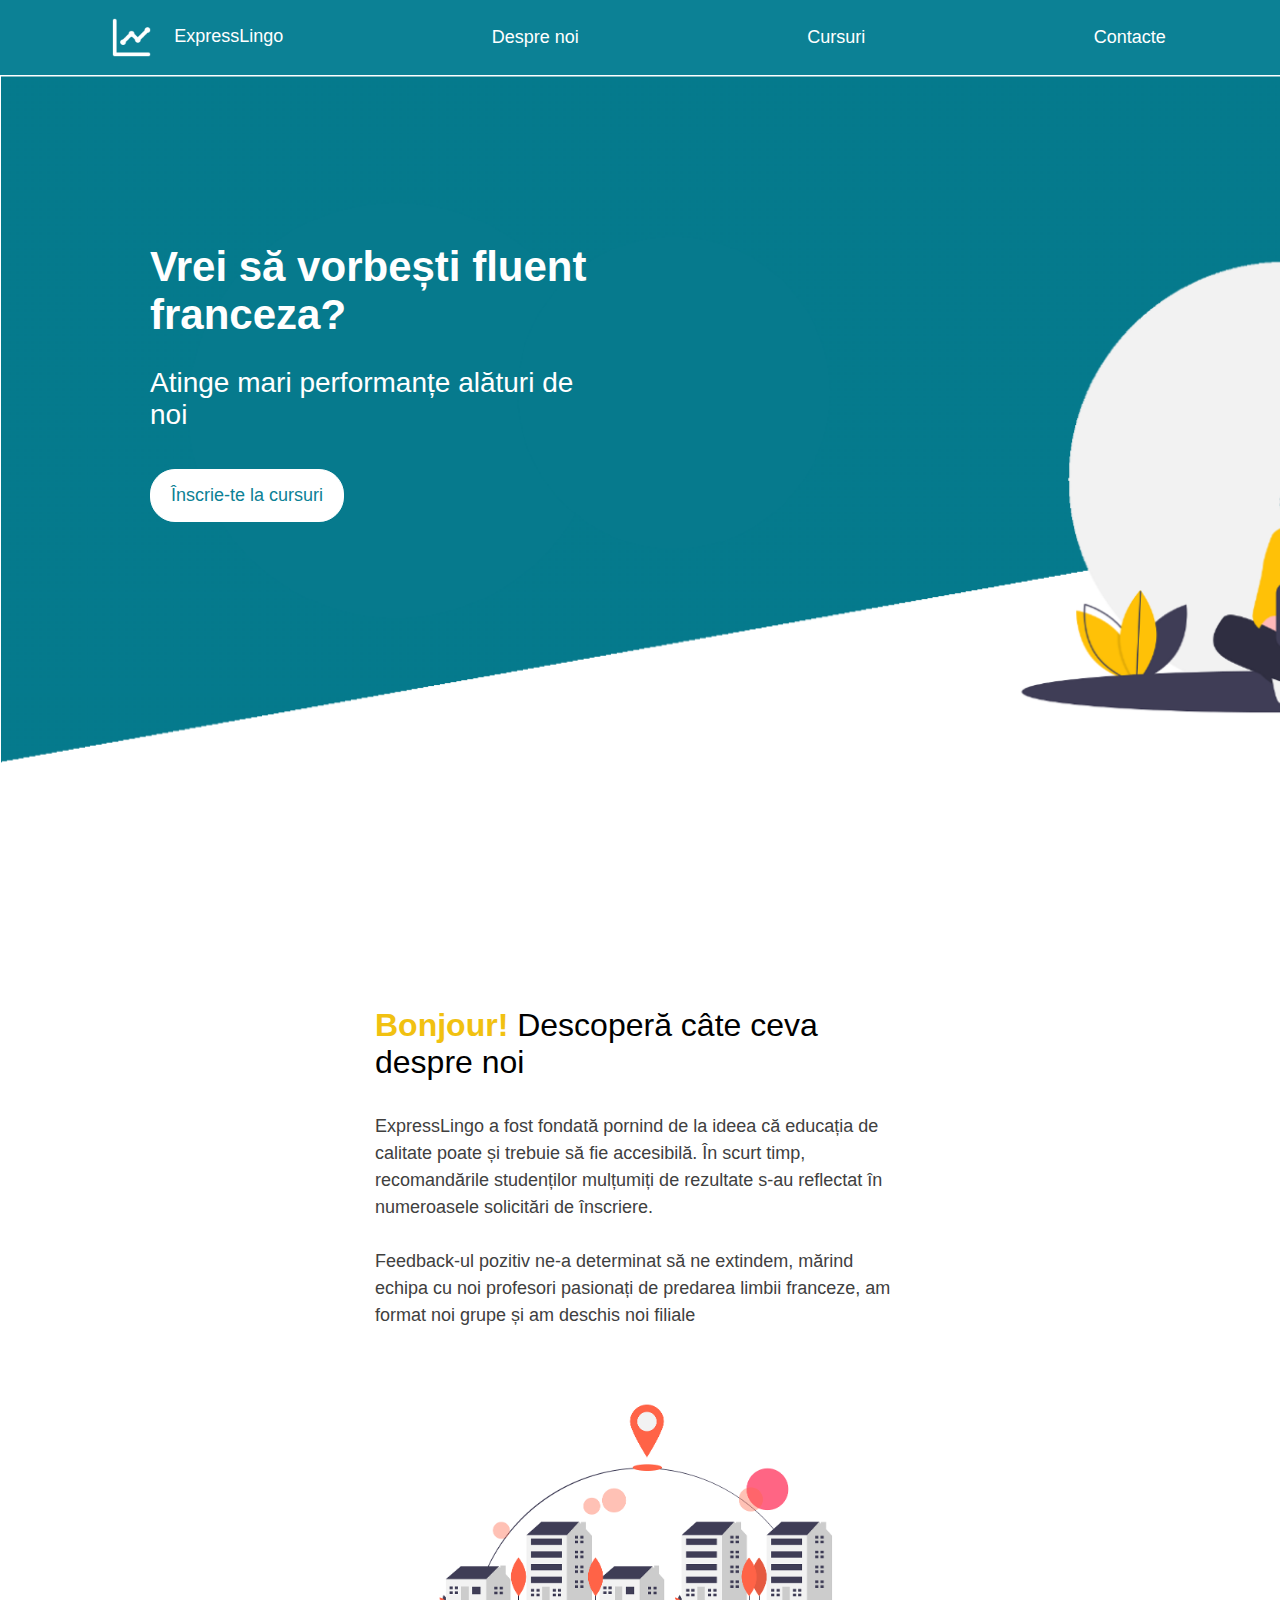
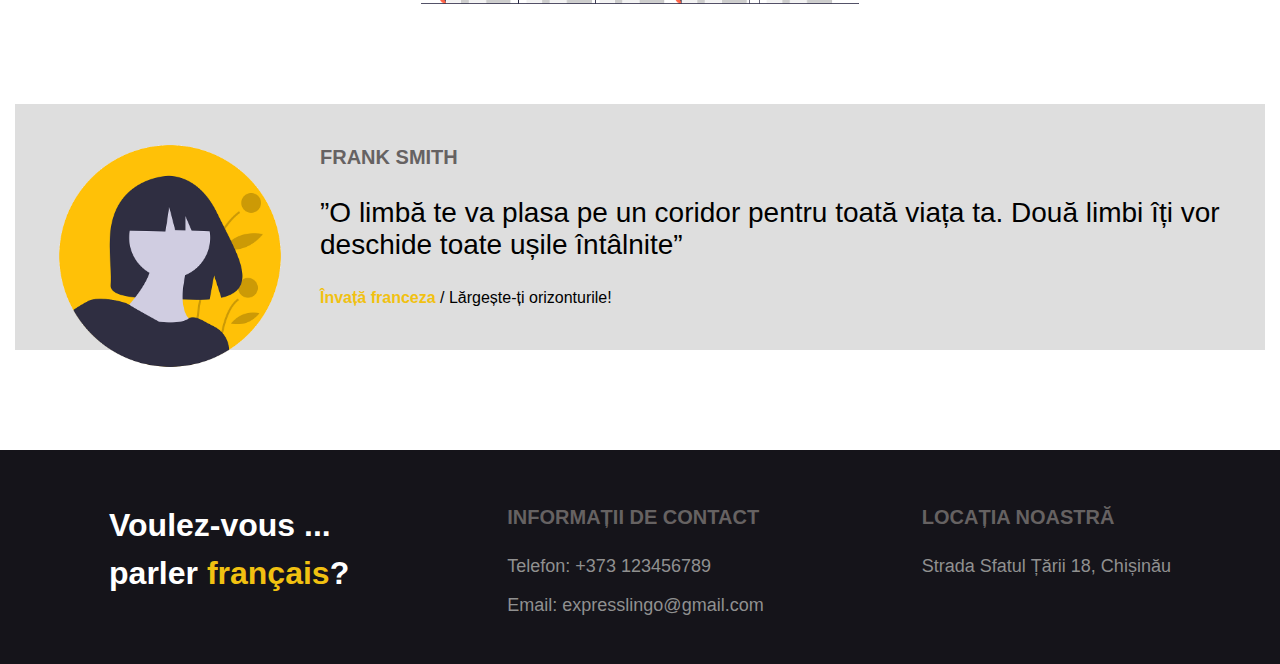
<file: Franceza_cursuri/index.html>
<!DOCTYPE html>
<html lang="en">

<head>
    <meta charset="UTF-8">
    <meta http-equiv="X-UA-Compatible" content="IE=edge">
    <meta name="viewport" content="width=device-width, initial-scale=1.0">
    <title>ExpressLingo</title>
    <link rel="stylesheet" href="style.css">
    <link rel="icon" type="image/x-icon" href="images/logo.png">
</head>

<body>
    <nav>
            <ul class="menu">
                <li class="logo"><a href="index.html">
                    <img src="images/logo-white.png" width="75px" class="menu-logo">
                    <span>ExpressLingo</span>
                </a></li>
                <li class="menu-item"><a href="#despre">Despre noi</a></li>
                <li class="menu-item"><a href="cursuri.html">Cursuri</a></li>
                <li class="menu-item"><a href="#contacte">Contacte</a></li>
            </ul>
    </nav>

    <div class="fundal">
        <br>
        <div class="content">
        <h1 style="font-size: 42px;">Vrei să vorbești fluent franceza?</h1>
        <p>Atinge mari performanțe alături de noi</p>
        <button class="btn">Înscrie-te la cursuri</button>
        </div>
        </div>
        <div id="despre"></div>
    <section>
    <div class="despre">
        <p class="header"><strong>Bonjour!</strong> Descoperă câte ceva despre noi</p>
        <p class="gri">ExpressLingo a fost fondată pornind de la ideea că educația de calitate poate și trebuie să fie accesibilă. În scurt timp, recomandările studenților mulțumiți de rezultate s-au reflectat în numeroasele solicitări de înscriere. <br>
            <br> Feedback-ul pozitiv ne-a determinat să ne extindem, mărind echipa cu noi profesori pasionați de predarea limbii franceze, am format noi grupe și am deschis noi filiale</p>
        
    </div>
    <img class="despre-img" src="images/office.png">
    </section>
    <div class="container">
     <div class="row">
        
        <img class="img-female" src="images/female-avatar.png" alt="avatar de femeie">
        <div class="quote">
            <h4>FRANK SMITH</h4>
            <p>”O limbă te va plasa pe un coridor pentru toată viața ta. Două limbi îți vor deschide toate ușile întâlnite”</p>
            <p class="gri"></p><strong>Învață franceza</strong> / Lărgește-ți orizonturile!</p>
        </div>
     </div>
    </div>

    <footer id="contacte">
            <div class="flex-row">
                <div><h1 class="white">Voulez-vous ...<br>parler <strong>français</strong>?</h1></div>
                <div><h4>INFORMAȚII DE CONTACT</h4>
                <p class="small">Telefon: +373 123456789</p>
                <p class="small">Email: expresslingo@gmail.com</p></div>
                <div><h4>LOCAȚIA NOASTRĂ</h4>
                <p class="small">Strada Sfatul Țării 18, Chișinău</p></div>
            </div>
    </footer>
</body>

</html>
</file>
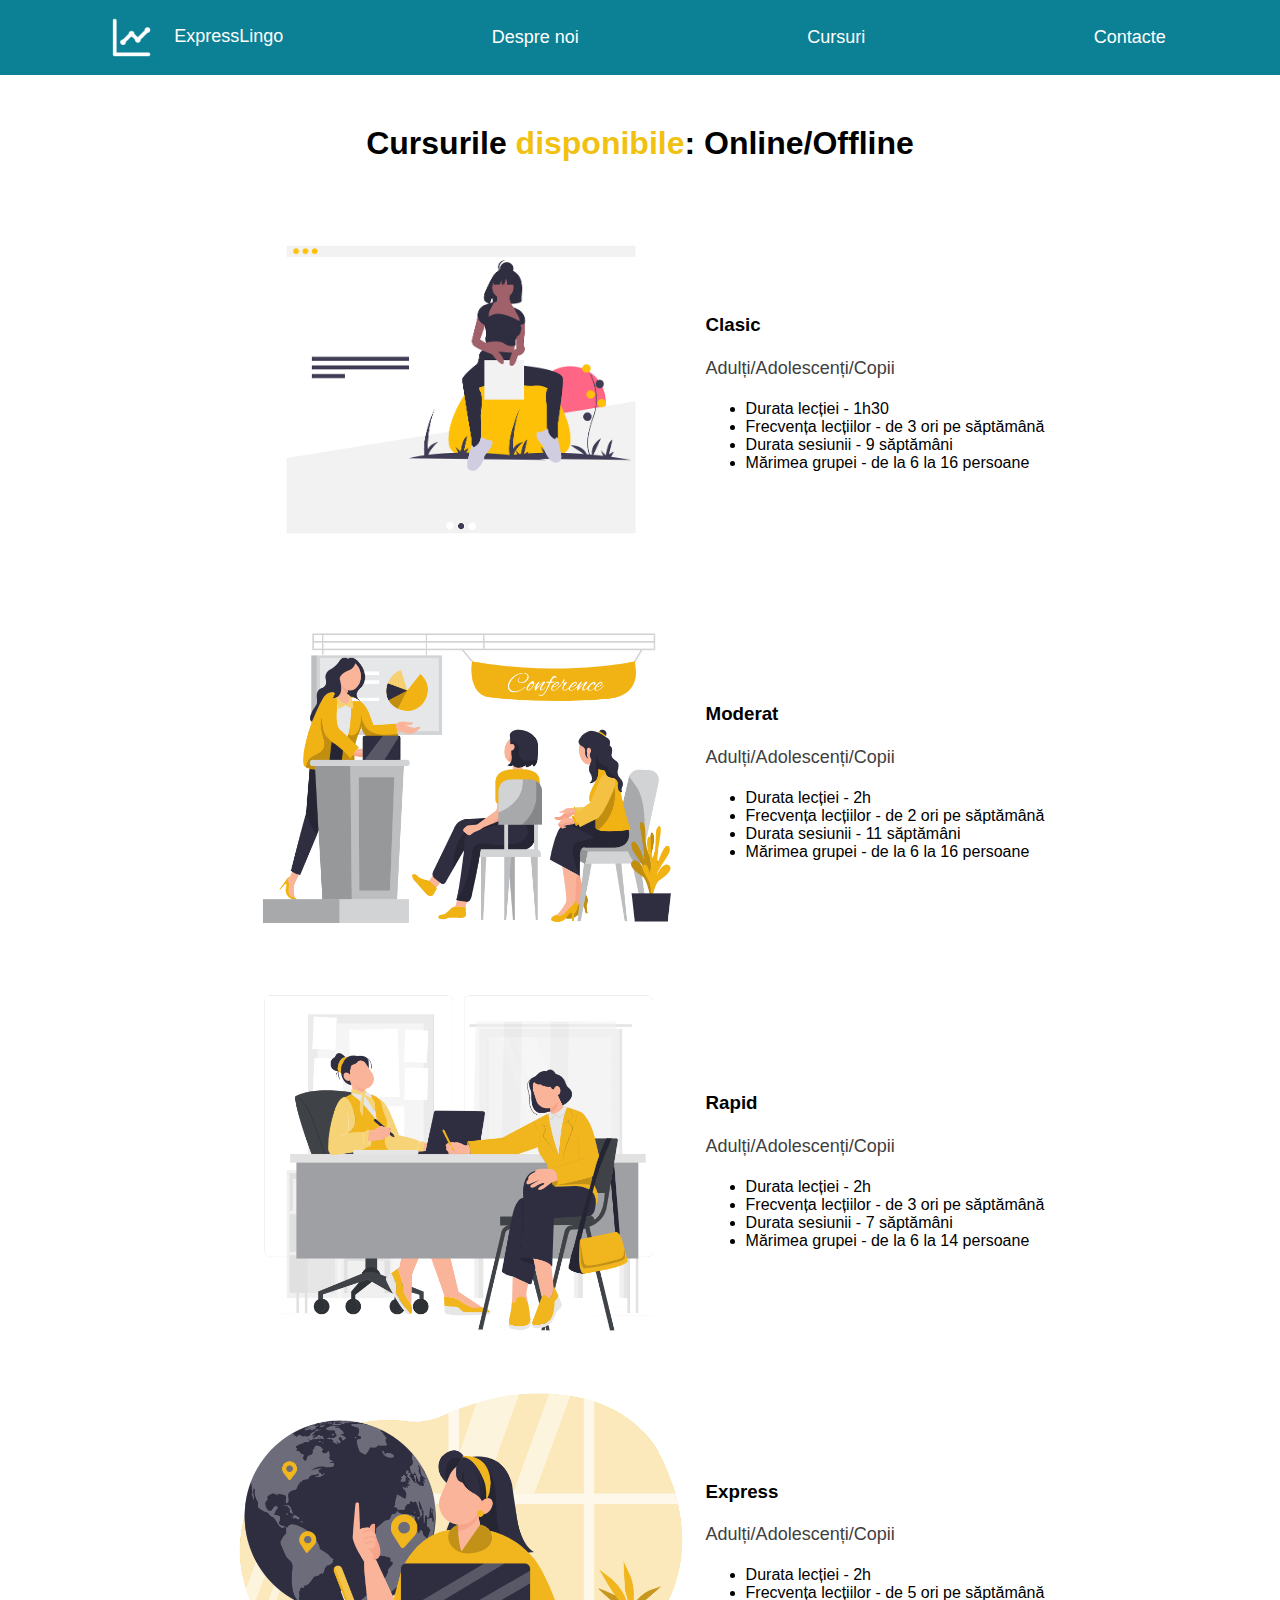
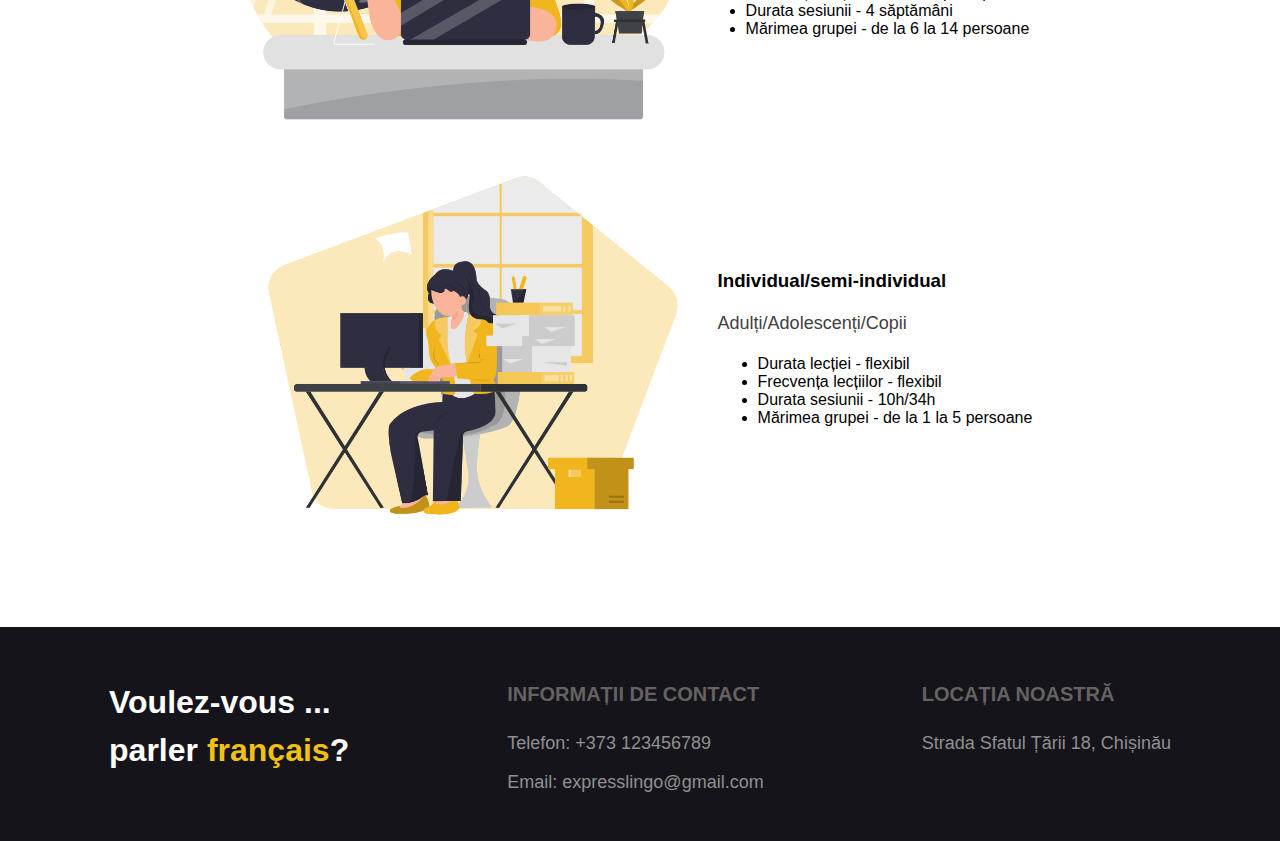
<file: Franceza_cursuri/cursuri.html>
<!DOCTYPE html>
<html lang="en">
<head>
    <meta charset="UTF-8">
    <meta http-equiv="X-UA-Compatible" content="IE=edge">
    <meta name="viewport" content="width=device-width, initial-scale=1.0">
    <title>ExpressLingo</title>
    <link rel="stylesheet" href="style.css">
    <link rel="icon" type="image/x-icon" href="images/logo.png">
</head>
<body>
    <nav>
        <ul class="menu">
            <li class="logo"><a href="index.html">
                <img src="images/logo-white.png" width="75px" class="menu-logo">
                <span>ExpressLingo</span>
            </a></li>
            <li class="menu-item"><a href="#despre">Despre noi</a></li>
            <li class="menu-item"><a href="#cursuri">Cursuri</a></li>
            <li class="menu-item"><a href="#contacte">Contacte</a></li>
        </ul>
</nav>

<h1 class="h1-curs">Cursurile <strong>disponibile</strong>: Online/Offline</h1>
<div class="curs">
    <div class="curs-img"><img src="images/photo0.png" width="450px"></div>
    <div class="curs-info">
        <h3>Clasic</h3>
        <p class="gri">Adulți/Adolescenți/Copii</p>
        <ul>
            <li>Durata lecției - 1h30</li>
            <li>Frecvența lecțiilor - de 3 ori pe săptămână</li>
            <li>Durata sesiunii - 9 săptămâni</li>
            <li>Mărimea grupei - de la 6 la 16 persoane</li>
        </ul>

    </div>
</div>
<div class="curs">
    <div class="curs-img"><img src="images/photo1.png" width="450px"></div>
    <div class="curs-info">
        <h3>Moderat</h3>
        <p class="gri">Adulți/Adolescenți/Copii</p>
        <ul>
            <li>Durata lecției - 2h</li>
            <li>Frecvența lecțiilor - de 2 ori pe săptămână</li>
            <li>Durata sesiunii - 11 săptămâni</li>
            <li>Mărimea grupei - de la 6 la 16 persoane</li>

        </ul>
    </div>
</div>
<div class="curs">
    <div class="curs-img"><img width="450px" src="images/photo2.png"></div>
    <div class="curs-info">
        <h3>Rapid</h3>
        <p class="gri">Adulți/Adolescenți/Copii</p>
        <ul>
            <li>Durata lecției - 2h</li>
            <li>Frecvența lecțiilor - de 3 ori pe săptămână</li>
            <li>Durata sesiunii - 7 săptămâni</li>
            <li>Mărimea grupei - de la 6 la 14 persoane</li>
        </ul>
    </div>
</div>
<div class="curs">
    <div class="curs-img"><img width="450px" src="images/photo3.png"></div>
    <div class="curs-info">
        <h3>Express</h3>
        <p class="gri">Adulți/Adolescenți/Copii</p>
        <ul>
            <li>Durata lecției - 2h</li>
            <li>Frecvența lecțiilor - de 5 ori pe săptămână</li>
            <li>Durata sesiunii - 4 săptămâni</li>
            <li>Mărimea grupei - de la 6 la 14 persoane</li>
        </ul>
    </div>
</div>
<div class="curs last">
    <div class="curs-img"><img src="images/photo4.png" width="450px"></div>
    <div class="curs-info">
        <h3>Individual/semi-individual</h3>
        <p class="gri">Adulți/Adolescenți/Copii</p>
        <ul>
            <li>Durata lecției - flexibil</li>
            <li>Frecvența lecțiilor - flexibil</li>
            <li>Durata sesiunii - 10h/34h</li>
            <li>Mărimea grupei - de la 1 la 5 persoane</li>

        </ul>
    </div>
</div>




<footer id="contacte">
    <div class="flex-row">
        <div><h1 class="white">Voulez-vous ...<br>parler <strong>français</strong>?</h1></div>
        <div><h4>INFORMAȚII DE CONTACT</h4>
        <p class="small">Telefon: +373 123456789</p>
        <p class="small">Email: expresslingo@gmail.com</p></div>
        <div><h4>LOCAȚIA NOASTRĂ</h4>
        <p class="small">Strada Sfatul Țării 18, Chișinău</p></div>
    </div>
</footer>
</body>
</html>
</file>
<file: Franceza_cursuri/style.css>
*{
    box-sizing: border-box;
  }
body{
    margin: 0;
    font-family: 'Plain-Light', sans-serif;
    min-width: 650px;
}

/* MENIU*/
 .menu{
    list-style: none;
    margin: 0;
    padding: 0;
    background-color: #0c8195;
    display: flex;
    align-items: center;
    justify-content: space-around;
    font-size: 18px;
    flex-direction: row;
    
 }
 
 .menu-item{
    margin: 0 20px;
 }

 .logo img{
    vertical-align: middle;
 }
 
 nav a{
    color: #ffffff;
    text-decoration: none;
 }
 nav a:hover{
    color: #f1c111;
 }

 /* _MENIU*/

 .fundal{
    width: 100%;
    height: 100vh;
    background: url(images/fundall.png);
    background-size: cover;
    
 }
 .content{
    margin: 150px;
    color: #ffffff;
    width: 450px;
    height: 250px;
    font-size: 18px;
 }
.btn{
    border-radius: 25px;
    padding: 15px 20px;
    margin-top: 10px;
    border: 1px solid #ffffff;
    color: #0c8195;
    background-color: #ffffff;
    font-size: 18px;
}
.btn:hover{
    color: #ffffff;
    background-color: #f1c111;
    border-color: #f1c111;
}

/* DESPRE */

.despre{
    
    text-align: left;
    width: 530px;
    height: 336px;
    margin: auto;
    
}
.header{
    font-size: 32px;
}
strong{
    color: #f1c111;
}
.gri{
    font-size: 18px;
    line-height: 1.5em;
    color: #404040;
}
.despre-img{
    max-width: 100%;
    display: block;
    margin: 0 auto;
    height: auto;
    overflow: content-box;
    width: 530px;
}

/* QUOTE */


.img-female{
    
    height: auto;
    vertical-align: middle;
    border-style: none;
    width: 300px;
    float: left;
    
}
h4{
    color:#666262;
    font-size: 20px;
}
.container {
    width: 100%;
    padding-right: 15px;
    padding-left: 15px;
    margin-right: auto;
    margin-left: auto;
   
    
}

p{
    font-size: 28px;
}

.row{
    margin-top: 100px;
    margin-bottom: 100px;
    background-color: #dedede;
    padding: 15px 5px;
    
}

/*FOOTER*/

.flex-row{
    display: flex;
    justify-content: space-around;
    background-color: #15141a;
    width: 100%;
    padding: 30px;
    

}

.small{
    font-size: 18px;
    color: #909090;
}
.white{
    color: #ffffff;
    line-height: 1.5em;

}


/*CURSURI*/

.h1-curs{
    text-align: center;
    margin: 50px;
}

.curs{
    display: flex;
    justify-content: center;
    align-items: center;
    width: 100%;
    margin: auto;
    gap: 20px;
    margin-bottom: 30px;

}
.last{
    margin-bottom: 100px;
}
</file>
